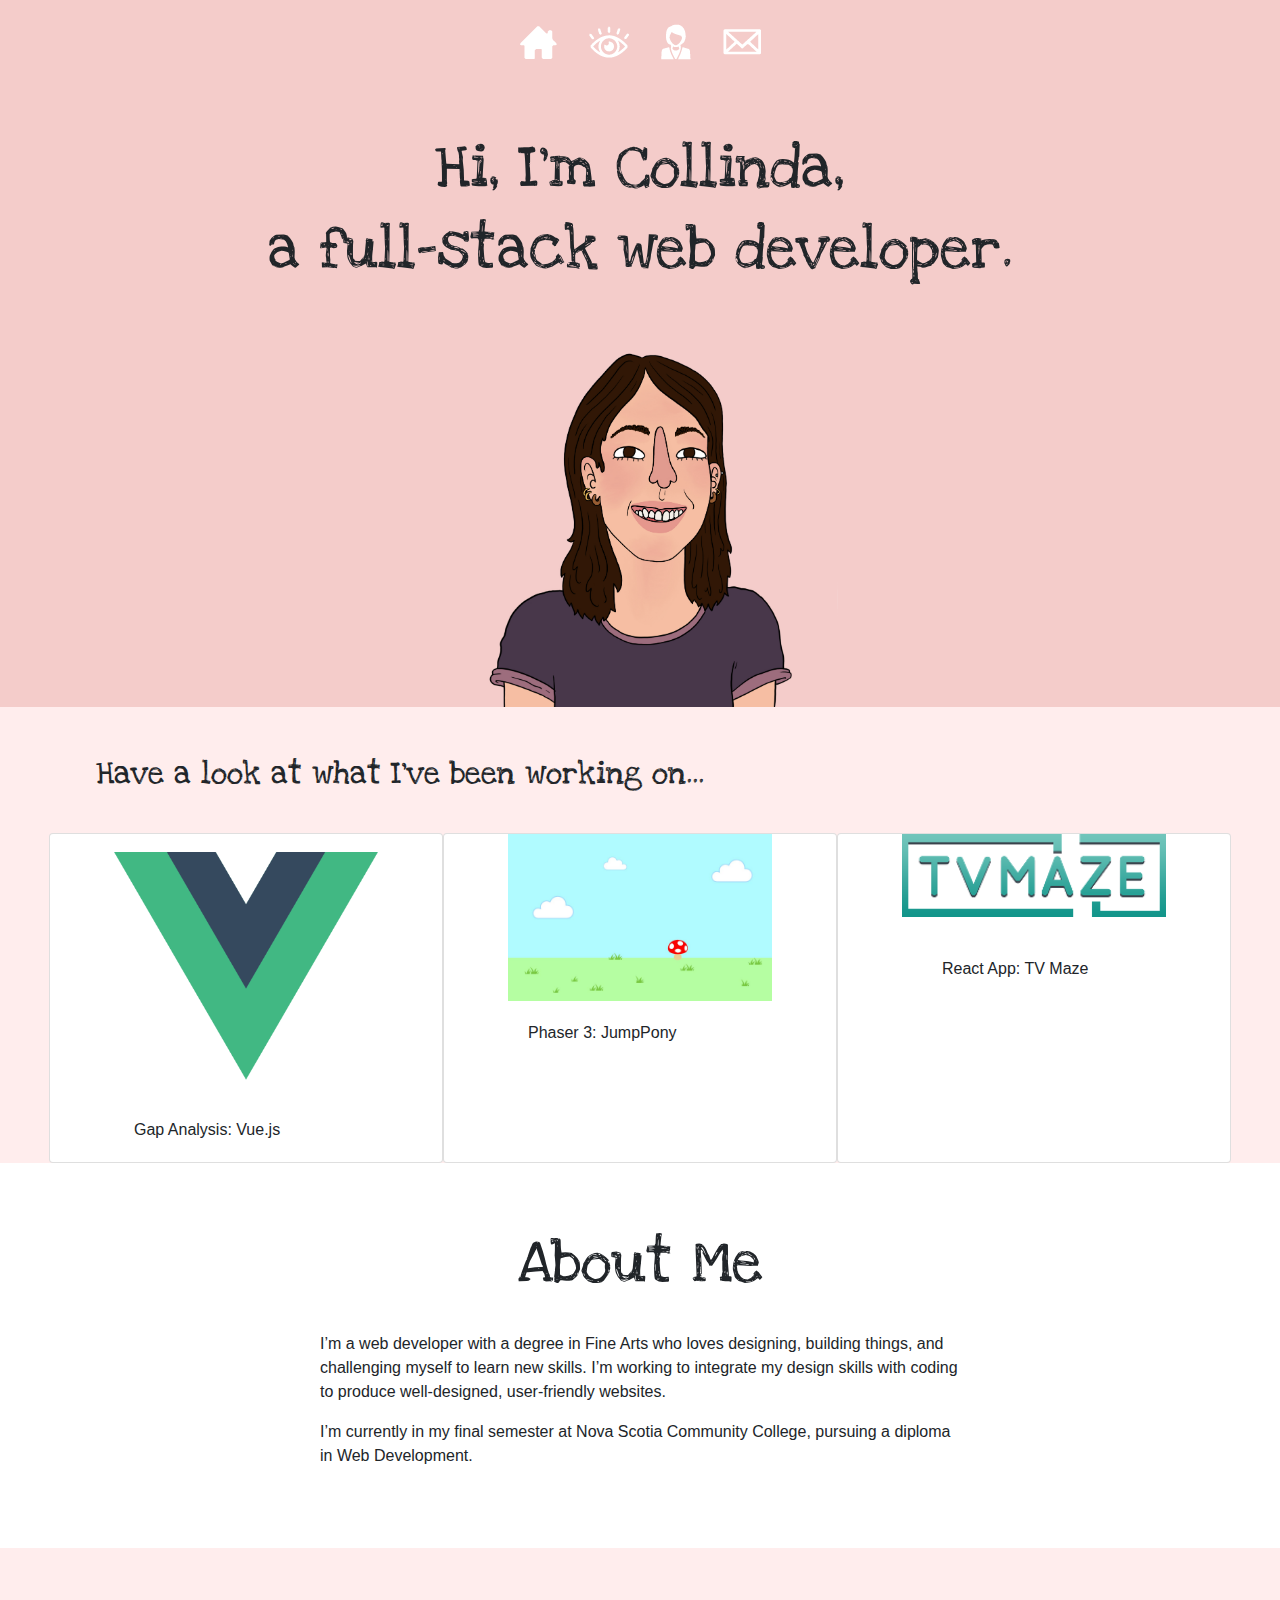
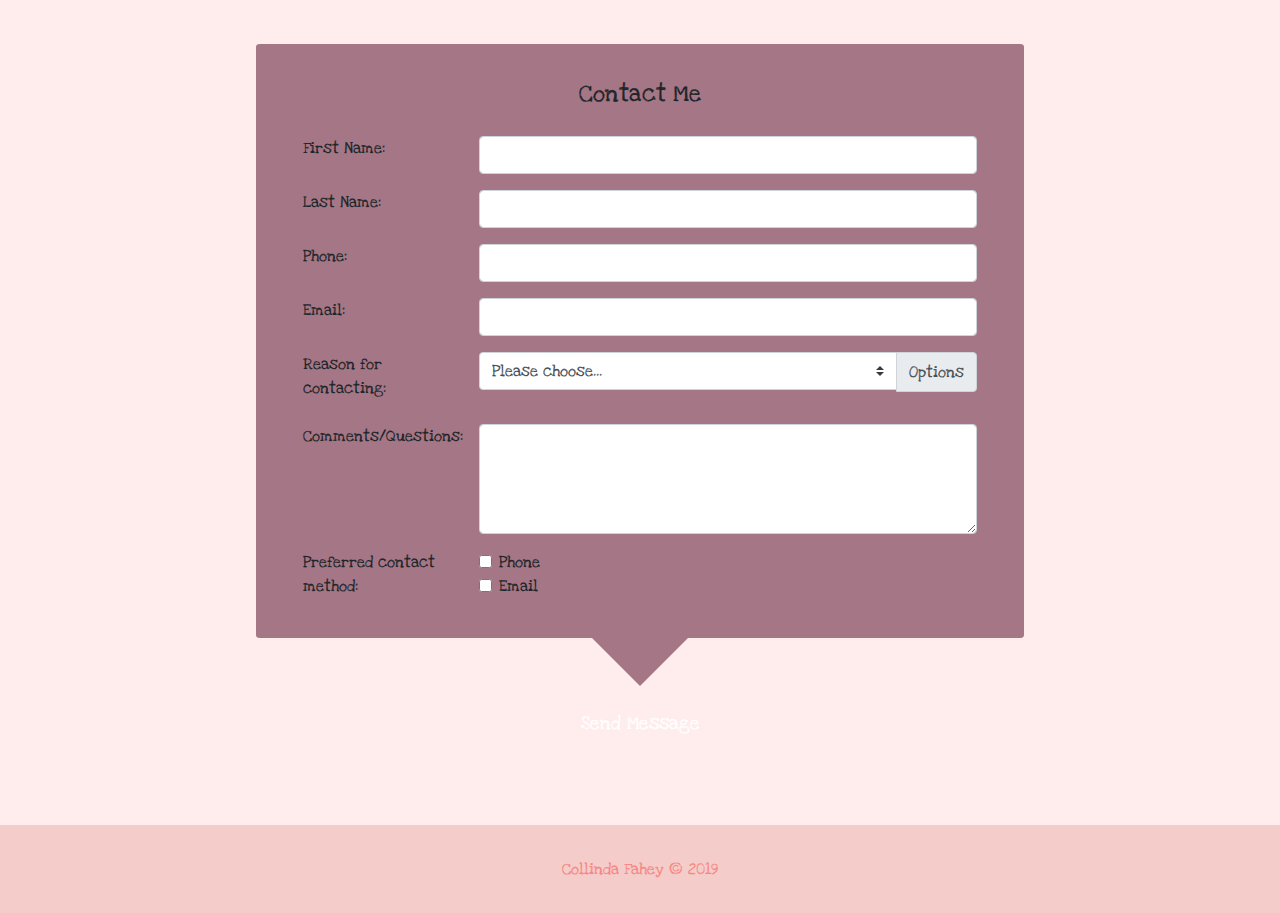
<file: index.html>
<!DOCTYPE html>
<html lang="en">
<head>
    <meta charset="UTF-8">
    <meta name="viewport" content="width=device-width, initial-scale=1, shrink-to-fit=no">
    <link rel="stylesheet" href="https://stackpath.bootstrapcdn.com/bootstrap/4.3.1/css/bootstrap.min.css" integrity="sha384-ggOyR0iXCbMQv3Xipma34MD+dH/1fQ784/j6cY/iJTQUOhcWr7x9JvoRxT2MZw1T" crossorigin="anonymous">
    <link href="https://fonts.googleapis.com/css?family=Love+Ya+Like+A+Sister" rel="stylesheet">
    <link rel="stylesheet" href="main.css" type="text/css">
    <script src="scripts.js" async></script>
    <title>Collinda Fahey Portfolio</title>
</head>

<body>

    <div class="navbar justify-content-center">
        <ul class="nav">
            <li class="nav-item">
                <a class="nav-link icon" id="homeLink" href="#slogan">
                    <img class="img-fluid img-responsive" id="homeIcon" alt="Responsive image" src="images/homeIconWhite.png">
                </a>
            </li>
            <li class="nav-item">
                <a class="nav-link" id="eyeLink" href="#work-samples">
                    <img class="img-fluid img-responsive" id="eyeIcon" alt="Responsive image" src="images/eyeIconWhite.png">
                </a>
            </li>
            <li class="nav-item">
                <a class="nav-link" id="personLink" href="#about">
                    <img class="img-fluid img-responsive" id="personIcon" alt="Responsive image" src="images/personIconWhite.png">
                </a>
            </li>
            <li class="nav-item">
                <a class="nav-link" id="letterLink" href="#contact">
                    <img class="img-fluid img-responsive" id="letterIcon" alt="Responsive image" src="images/letterIconWhite.png">
                </a>
            </li>
        </ul>
    </div>

    <div class="container-fluid" id="slogan">
        <h2>Hi, I'm Collinda,</h2>
        <h2>a full-stack web developer.</h2>
    </div>

    <div class="container-fluid portrait-container">
        <div class="row">
            <div class="col-sm-12 col-md-6 col-lg-4">
                <img class="img-fluid img-responsive" alt="Responsive image" src="images/collinda2.jpg">
            </div>
        </div>
    </div>

    <div class="container-fluid" id="work-samples">
        <div class="row" id="blocks">
            <div class="col-sm-12">
                <h2>Have a look at what I've been working on...</h2>
            </div>
            <div class="card col-sm-12 col-md-4 sample">
                <a href="vuejs.html" target="_blank">
                    <img class="img-fluid img-responsive" alt="Responsive image" src="images/vueLogo.png">
                </a>
                <div class="card-body">
                    <p class="card-text">Gap Analysis: Vue.js</p>
                </div>
            </div>
            <div class="card col-sm-12 col-md-4 sample">
                <img class="img-fluid img-responsive" alt="Responsive image" src="images/ponyBackdrop.jpg">
                <div class="card-body">
                    <p class="card-text">Phaser 3: JumpPony</p>
                </div>
            </div>
            <div class="card col-sm-12 col-md-4 sample">
                <img class="img-fluid img-responsive" alt="Responsive image" src="images/tvm-header-logo.png">
                <div class="card-body">
                    <p class="card-body">React App: TV Maze</p>
                </div>
            </div>
        </div>
    </div>

    <div class="container-fluid" id="about">
        <div class="row">
            <div class="col-sm-12">
                <h2>About Me</h2>
                <p>
                    I’m a web developer with a degree in Fine Arts who loves designing, building things, and challenging
                    myself to learn new skills. I’m working to integrate my design skills with coding to produce well-designed,
                    user-friendly websites.
                </p>
                <p>
                    I’m currently in my final semester at Nova Scotia Community College, pursuing a diploma in Web Development.
                </p>
            </div>
        </div>
    </div>

    <div id="contact">
        <div class="container-fluid" id="contactForm">
            <form>
                <fieldset>
                    <legend>Contact Me</legend>

                    <div class="form-group row">
                        <div class="col-sm-12 col-md-3">
                            <label for="firstName">First Name:</label>
                        </div>
                        <div class="col-sm-12 col-md-9">
                            <input id="firstName" class="form-control" type="text" name="fName" />
                        </div>
                    </div>

                    <div class="form-group row">
                        <div class="col-sm-12 col-md-3">
                            <label for="lastName">Last Name:</label>
                        </div>
                        <div class="col-sm-12 col-md-9">
                            <input id="lastName" class="form-control" type="text" name="lName" />
                        </div>
                    </div>

                    <div class="form-group row">
                        <div class="col-sm-12 col-md-3">
                            <label for="phoneNum">Phone:</label>
                        </div>
                        <div class="col-sm-12 col-md-9">
                            <input id="phoneNum" class="form-control" type="text" name="phone" />
                        </div>
                    </div>

                    <div class="form-group row">
                        <div class="col-sm-12 col-md-3">
                            <label for="email">Email:</label>
                        </div>
                        <div class="col-sm-12 col-md-9">
                            <input id="email" class="form-control" type="text" name="email" />
                        </div>
                    </div>

                    <div class="form-group row">
                        <div class="col-sm-12 col-md-3">
                            <label>Reason for contacting:</label>
                        </div>
                        <div class="input-group mb-3 col-9">
                            <select class="custom-select" id="inputGroupSelect02">
                                <option selected>Please choose...</option>
                                <option value="1">Offering employment</option>
                                <option value="2">Seeking collaboration</option>
                                <option value="3">Just to chat</option>
                            </select>
                            <div class="input-group-append">
                                <label class="input-group-text" for="inputGroupSelect02">Options</label>
                            </div>
                        </div>
                    </div>

                    <div class="form-group row">
                        <div class="col-sm-12 col-md-3">
                            <label for="commentArea">Comments/Questions:</label>
                        </div>
                        <div class="col-sm-12 col-md-9">
                            <textarea class="form-control" id="commentArea" rows="4"></textarea>
                        </div>
                    </div>

                    <div class="form-group row">
                        <div class="col-sm-12 col-md-3">
                            <label>Preferred contact method:</label>
                        </div>
                        <div class="col-sm-12 col-md-9">
                            <div class="form-check">
                                <input class="form-check-input" type="checkbox" value="" id="phoneCheck">
                                <label class="form-check-label" for="phoneCheck">Phone</label>
                            </div>
                            <div class="form-check">
                                <input class="form-check-input" type="checkbox" value="" id="emailCheck">
                                <label class="form-check-label" for="emailCheck">Email</label>
                            </div>
                        </div>
                    </div>

                </fieldset>

            </form>
        </div>

        <div class="container-fluid triangleContainer justify-content-center">
            <div class="triangle"></div>
        </div>
        <div class="form-group btnContainer">
            <button class="btn justify-content-center" type="submit">Send Message</button>
        </div>
    </div>

    <footer>
        <div class="container-fluid">
            <div class="row">
                <div class="col-12">
                    <span>Collinda Fahey &copy; 2019</span>
                </div>
            </div>
        </div>
    </footer>

    <script src="https://code.jquery.com/jquery-3.3.1.slim.min.js" integrity="sha384-q8i/X+965DzO0rT7abK41JStQIAqVgRVzpbzo5smXKp4YfRvH+8abtTE1Pi6jizo" crossorigin="anonymous"></script>
    <script src="https://cdnjs.cloudflare.com/ajax/libs/popper.js/1.14.7/umd/popper.min.js" integrity="sha384-UO2eT0CpHqdSJQ6hJty5KVphtPhzWj9WO1clHTMGa3JDZwrnQq4sF86dIHNDz0W1" crossorigin="anonymous"></script>
    <script src="https://stackpath.bootstrapcdn.com/bootstrap/4.3.1/js/bootstrap.min.js" integrity="sha384-JjSmVgyd0p3pXB1rRibZUAYoIIy6OrQ6VrjIEaFf/nJGzIxFDsf4x0xIM+B07jRM" crossorigin="anonymous"></script>
</body>
</html>
</file>
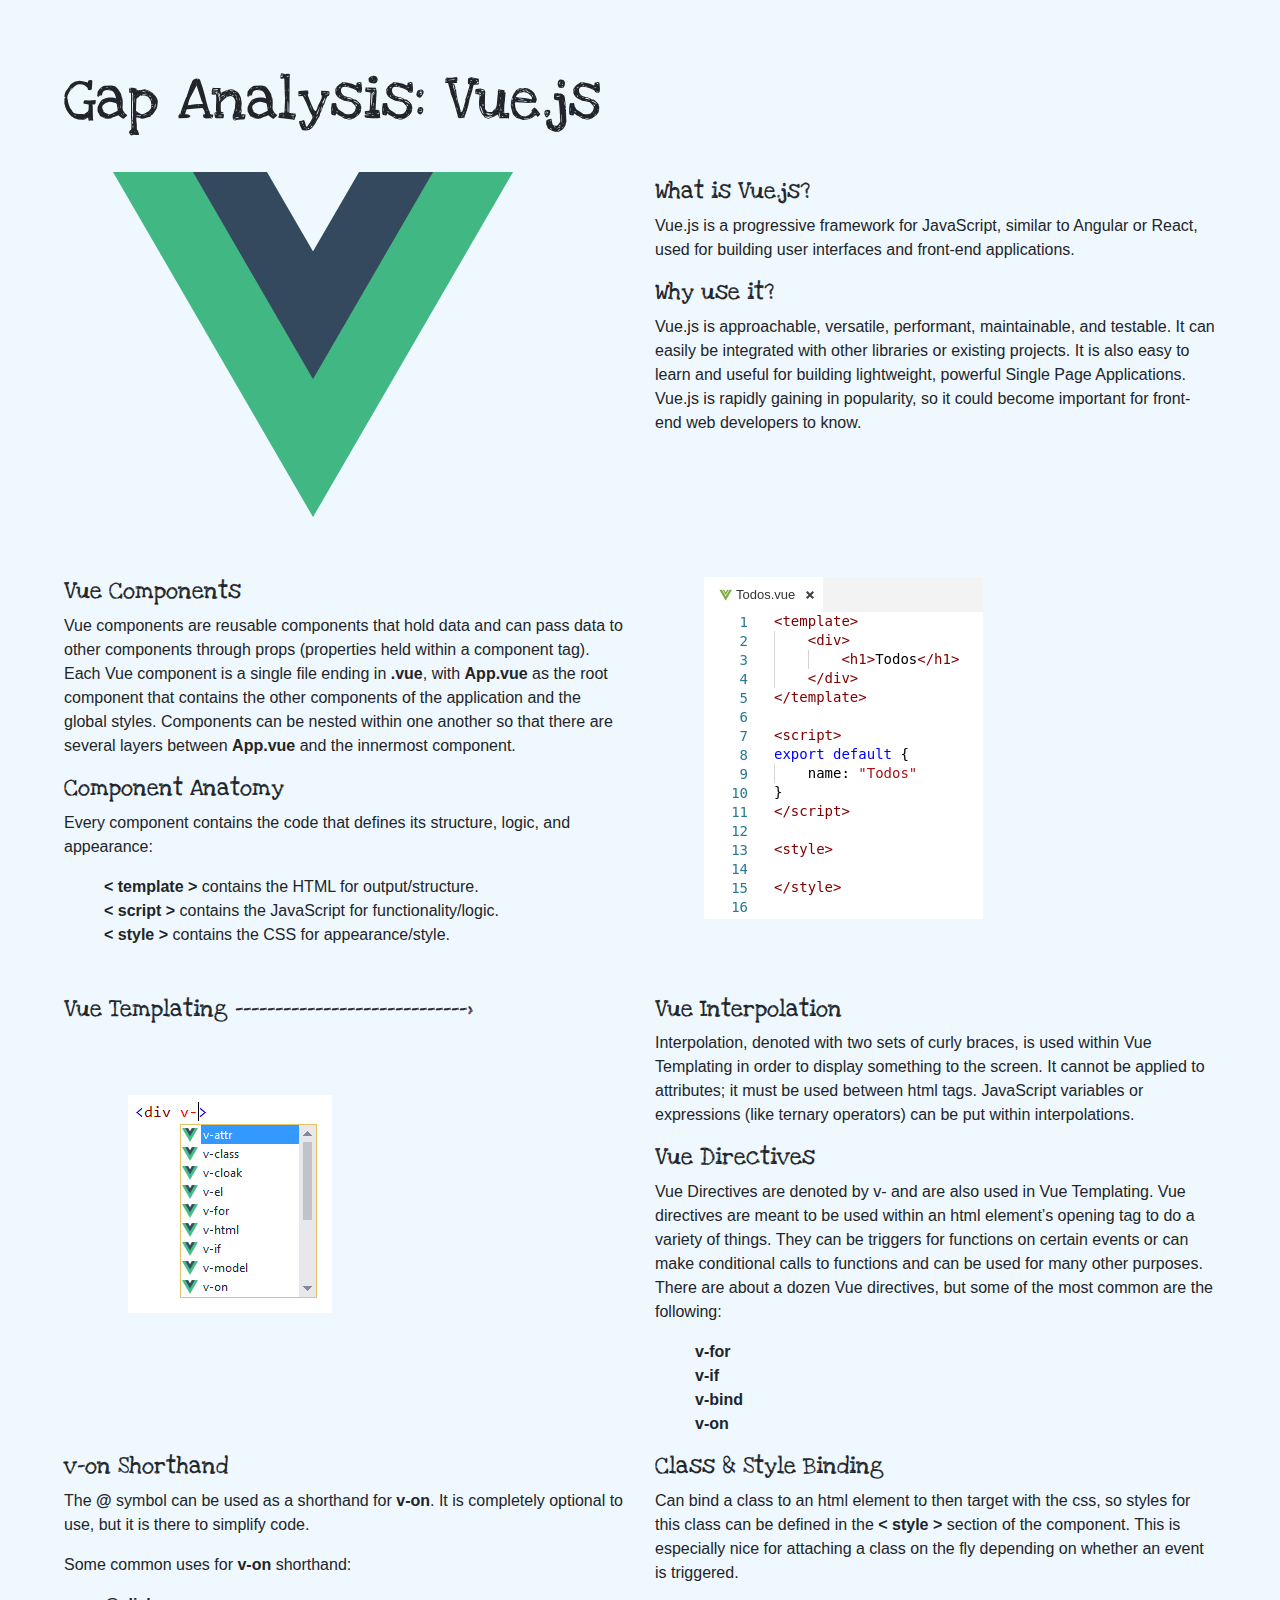
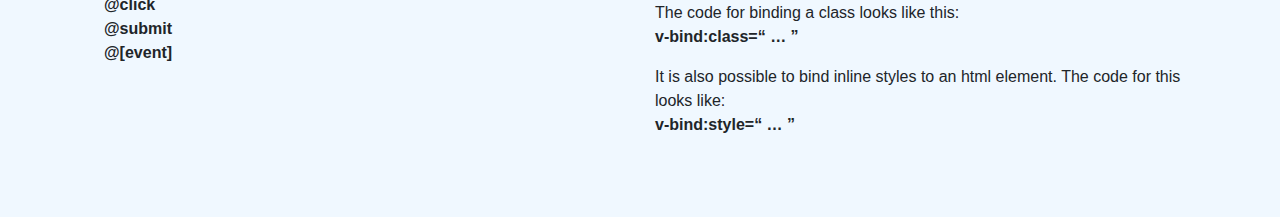
<file: vuejs.html>
<!DOCTYPE html>
<html lang="en">
<head>
    <meta charset="UTF-8">
    <meta name="viewport" content="width=device-width, initial-scale=1, shrink-to-fit=no">
    <link rel="stylesheet" href="https://stackpath.bootstrapcdn.com/bootstrap/4.3.1/css/bootstrap.min.css" integrity="sha384-ggOyR0iXCbMQv3Xipma34MD+dH/1fQ784/j6cY/iJTQUOhcWr7x9JvoRxT2MZw1T" crossorigin="anonymous">
    <link href="https://fonts.googleapis.com/css?family=Love+Ya+Like+A+Sister" rel="stylesheet">
    <link rel="stylesheet" href="main.css" type="text/css">
    <script src="scripts.js" async></script>
    <title>Collinda Fahey Portfolio - Gap Analysis</title>
</head>

<body>
    <div class="container-fluid gap-analysis">
        <div class="row">
            <div class="col-12">
                <h2>Gap Analysis: Vue.js</h2>
            </div>
            <div class="col-sm-12 col-md-6 img-wrapper">
                <img class="img-fluid img-responsive" alt="Responsive image" src="images/vueLogo.png">
            </div>
            <div class="col-sm-12 col-md-6 vue-description">
                <h4>What is Vue.js?</h4>
                <p>
                    Vue.js is a progressive framework for JavaScript, similar to Angular or React, used for building user
                    interfaces and front-end applications.
                </p>

                <h4>Why use it?</h4>
                <p>
                    Vue.js is approachable, versatile, performant, maintainable, and testable. It can easily be integrated with
                    other libraries or existing projects. It is also easy to learn and useful for building lightweight,
                    powerful Single Page Applications. Vue.js is rapidly gaining in popularity, so it could become important
                    for front-end web developers to know.
                </p>
            </div>
        </div>

        <div class="row ga-section">
            <div class="col-sm-12 col-md-6">
                <h4>Vue Components</h4>
                <p>
                    Vue components are reusable components that hold data and can pass data to other components through
                    props (properties held within a component tag). Each Vue component is a single file ending in
                    <strong>.vue</strong>, with <strong>App.vue</strong> as the root component that contains the other
                    components of the application and the global styles. Components can be nested within one another so
                    that there are several layers between <strong>App.vue</strong> and the innermost component.
                </p>

                <h4>Component Anatomy</h4>
                <p>
                    Every component contains the code that defines its structure, logic, and appearance:
                </p>
                <ul>
                    <li><strong>&lt; template &gt;</strong> contains the HTML for output/structure.</li>
                    <li><strong>&lt; script &gt;</strong> contains the JavaScript for functionality/logic.</li>
                    <li><strong>&lt; style &gt;</strong> contains the CSS for appearance/style.</li>
                </ul>
            </div>
            <div class="col-sm-12 col-md-6 img-wrapper">
                <img class="img-fluid img-responsive" alt="Responsive image" src="images/componentStructure.png">
            </div>
        </div>

        <div class="row ga-section">
            <div class="col-sm-12 col-md-6">
                <h4>Vue Templating -----------------------------></h4>
                <img class="img-fluid img-responsive img-direct" alt="Responsive image" src="images/directives.png">
            </div>
            <div class="col-sm-12 col-md-6">
                <h4>Vue Interpolation</h4>
                <p>
                    Interpolation, denoted with two sets of curly braces, is used within Vue Templating in order to
                    display something to the screen. It cannot be applied to attributes; it must be used between html
                    tags. JavaScript variables or expressions (like ternary operators) can be put within interpolations.
                </p>

                <h4>Vue Directives</h4>
                <p>
                    Vue Directives are denoted by v- and are also used in Vue Templating. Vue directives are meant to be
                    used within an html element’s opening tag to do a variety of things. They can be triggers for functions
                    on certain events or can make conditional calls to functions and can be used for many other purposes.
                    There are about a dozen Vue directives, but some of the most common are the following:
                </p>
                <ul>
                    <li><strong>v-for</strong></li>
                    <li><strong>v-if</strong></li>
                    <li><strong>v-bind</strong></li>
                    <li><strong>v-on</strong></li>
                </ul>
            </div>
        </div>

        <div class="row">
            <div class="col-sm-12 col-md-6">
                <h4>v-on Shorthand</h4>
                <p>
                    The <strong>@</strong> symbol can be used as a shorthand for <strong>v-on</strong>. It is completely
                    optional to use, but it is there to simplify code.
                </p>
                <p>
                    Some common uses for <strong>v-on</strong> shorthand:
                </p>
                <ul>
                    <li><strong>@click</strong></li>
                    <li><strong>@submit</strong></li>
                    <li><strong>@[event]</strong></li>
                </ul>
            </div>

            <div class="col-sm-12 col-md-6">
                <h4>Class & Style Binding</h4>
                <p>
                    Can bind a class to an html element to then target with the css, so styles for this class can be
                    defined in the <strong>&lt; style &gt;</strong> section of the component. This is especially nice for
                    attaching a class on the fly depending on whether an event is triggered.
                </p>
                <p>
                    The code for binding a class looks like this: <br/>
                    <strong>v-bind:class=“ … ”</strong>
                </p>
                <p>
                    It is also possible to bind inline styles to an html element. The code for this looks like: <br/>
                    <strong>v-bind:style=“ … ”</strong>
                </p>
            </div>
        </div>

    </div>

    <script src="https://code.jquery.com/jquery-3.3.1.slim.min.js" integrity="sha384-q8i/X+965DzO0rT7abK41JStQIAqVgRVzpbzo5smXKp4YfRvH+8abtTE1Pi6jizo" crossorigin="anonymous"></script>
    <script src="https://cdnjs.cloudflare.com/ajax/libs/popper.js/1.14.7/umd/popper.min.js" integrity="sha384-UO2eT0CpHqdSJQ6hJty5KVphtPhzWj9WO1clHTMGa3JDZwrnQq4sF86dIHNDz0W1" crossorigin="anonymous"></script>
    <script src="https://stackpath.bootstrapcdn.com/bootstrap/4.3.1/js/bootstrap.min.js" integrity="sha384-JjSmVgyd0p3pXB1rRibZUAYoIIy6OrQ6VrjIEaFf/nJGzIxFDsf4x0xIM+B07jRM" crossorigin="anonymous"></script>
</body>
</html>
</file>
<file: main.css>
@charset "utf-8";

/* All Section styles */
body {
    background: #F4CCCA;
    font-family: 'Love Ya Like A Sister', cursive;
}

/* Nav Section styles */
.navbar {
    padding-bottom: 2rem;
    display: flex;
}

.nav {
    align-items: center;
}

/* Home Section styles */
h2 {
    /*color: #150f13;*/
    /*font-size: 4rem;*/
}

#slogan {
    text-align: center;
    padding: 2rem;
}

.portrait-container > .row{
    justify-content: center;
}

/* Work Samples Section styles */
#work-samples {
    background: #FFEDED;
    /*padding: 0 4rem 0 4rem;*/
}

#work-samples h2 {
    padding: 3rem 2rem 2rem 2rem;
    font-size: 2rem;
}

/*#blocks {*/
    /*display: flex;*/
/*}*/

.sample {
    padding: 0 2rem 0 2rem;
    /* align-items: center; */
}

/*.card-body {*/
    /*align-items: center;*/
/*}*/

/* About Section styles */
#about {
    background:  white;
    padding: 2rem;
}

#about h2 {
    text-align: center;
    padding-bottom: 1.5rem;
}

/* Contact Section styles */
#contact {
    background: #FFEDED;
    padding-top: 3rem;
    padding-bottom: 2rem;
}

#contactForm {
    background: #9d6d7deb;
    max-width: 60%;
    margin-top: 3rem;
    padding-top: 2rem;
    padding-bottom: 1rem;
    border-radius: 0.5%;
}

.triangleContainer {
    display: flex;
}

/* The following code was adapted from: https://css-tricks.com/the-shapes-of-css/ */
.triangle {
    width: 0;
    height: 0;
    border-left: 3rem solid transparent;
    border-right: 3rem solid transparent;
    border-top: 3rem solid #9d6d7deb;
    margin-bottom: 1rem;
    border-radius: 0.5%;
}

.form-group {
    padding-left: 2rem;
    padding-right: 2rem;
}

legend {
    text-align: center;
    padding-bottom: 1rem;
}

/* Button Styles */
.btnContainer {
    display: flex;
    justify-content: center;
    margin-bottom: 3rem;
}

.btn {
    font-size: larger;
    color: white;
}

/* The following code was adapted from w3schools */
button {
    -webkit-animation-name: btnColor; /* Safari 4.0 - 8.0 */
    -webkit-animation-duration: 3s; /* Safari 4.0 - 8.0 */
    animation-name: btnColor;
    animation-duration: 3s;
    animation-iteration-count: infinite;
    animation-direction: alternate;
}

/* Safari 4.0 - 8.0 */
@-webkit-keyframes btnColor {
    from {background-color: #f68782;}
    to {background-color: black;}
}

/* Standard syntax */
@keyframes btnColor {
    from {background-color: #f68782;}
    to {background-color: black;}
}

/* Footer Section styles */
footer {
    text-align: center;
    padding: 2rem;
    color: #f68782;
}

/* Gap Analysis Section styles */
.gap-analysis {
    /*text-align: center;*/
    background: aliceblue;
    padding: 4rem;
}

.ga-section {
    padding-top: 2rem;
}

p, ul {
    font-family: sans-serif;
    list-style: none;
}

.vue-description {
    padding-top: 2rem;
}

/* Media Queries */
@media only screen and (min-width: 600px){
    h2 {
        font-size: 3.8rem;
    }

    .navbar {
        padding-top: 1rem;
        padding-bottom: 2rem;
    }

    #slogan {
        padding: 2rem 2rem 1rem 2rem;
    }

    .img-wrapper {
        padding-left: 4rem;
    }

    .img-direct {
        padding-top: 4rem;
        padding-left: 4rem;
    }

    #work-samples {
        padding: 0 4rem 0 4rem;
    }

    .sample {
        padding: 0 4rem 0 4rem;
    }

    #about {
        background:  white;
        padding: 4rem 20rem 4rem 20rem;
    }
}
</file>
